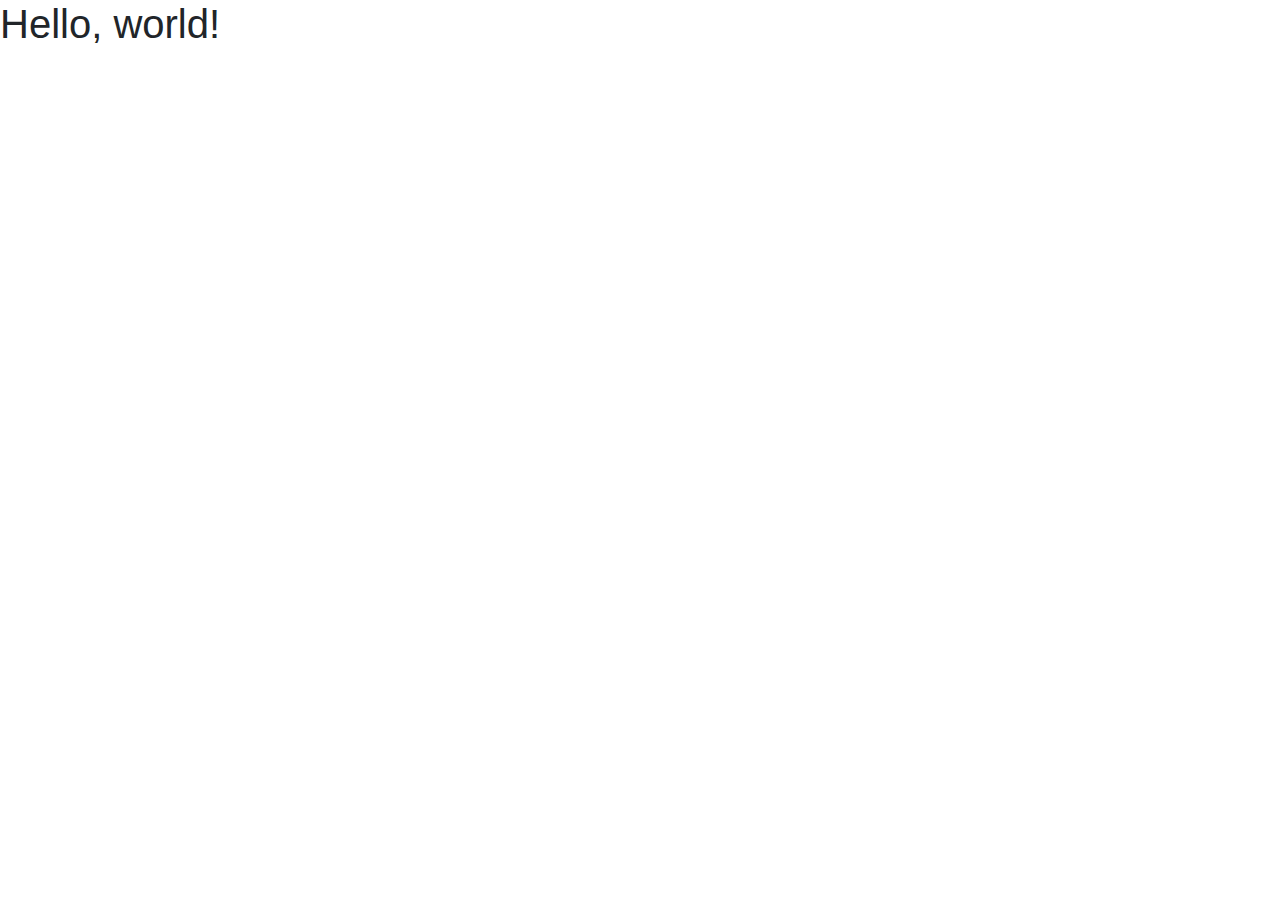
<file: Bootstrap-installation/index.html>
<!doctype html>
<html lang="en">
  <head>
    <!-- Required meta tags -->
    <meta charset="utf-8">
    <meta name="viewport" content="width=device-width, initial-scale=1, shrink-to-fit=no">

    <!-- Bootstrap CSS -->
    <link rel="stylesheet" href="https://maxcdn.bootstrapcdn.com/bootstrap/4.0.0/css/bootstrap.min.css" integrity="sha384-Gn5384xqQ1aoWXA+058RXPxPg6fy4IWvTNh0E263XmFcJlSAwiGgFAW/dAiS6JXm" crossorigin="anonymous">

    <title>Hello, world!</title>
  </head>
  <body>
    <h1>Hello, world!</h1>

    <!-- Optional JavaScript -->
    <!-- jQuery first, then Popper.js, then Bootstrap JS -->
    <script src="https://code.jquery.com/jquery-3.2.1.slim.min.js" integrity="sha384-KJ3o2DKtIkvYIK3UENzmM7KCkRr/rE9/Qpg6aAZGJwFDMVNA/GpGFF93hXpG5KkN" crossorigin="anonymous"></script>
    <script src="https://cdnjs.cloudflare.com/ajax/libs/popper.js/1.12.9/umd/popper.min.js" integrity="sha384-ApNbgh9B+Y1QKtv3Rn7W3mgPxhU9K/ScQsAP7hUibX39j7fakFPskvXusvfa0b4Q" crossorigin="anonymous"></script>
    <script src="https://maxcdn.bootstrapcdn.com/bootstrap/4.0.0/js/bootstrap.min.js" integrity="sha384-JZR6Spejh4U02d8jOt6vLEHfe/JQGiRRSQQxSfFWpi1MquVdAyjUar5+76PVCmYl" crossorigin="anonymous"></script>
  </body>
</html>
</file>
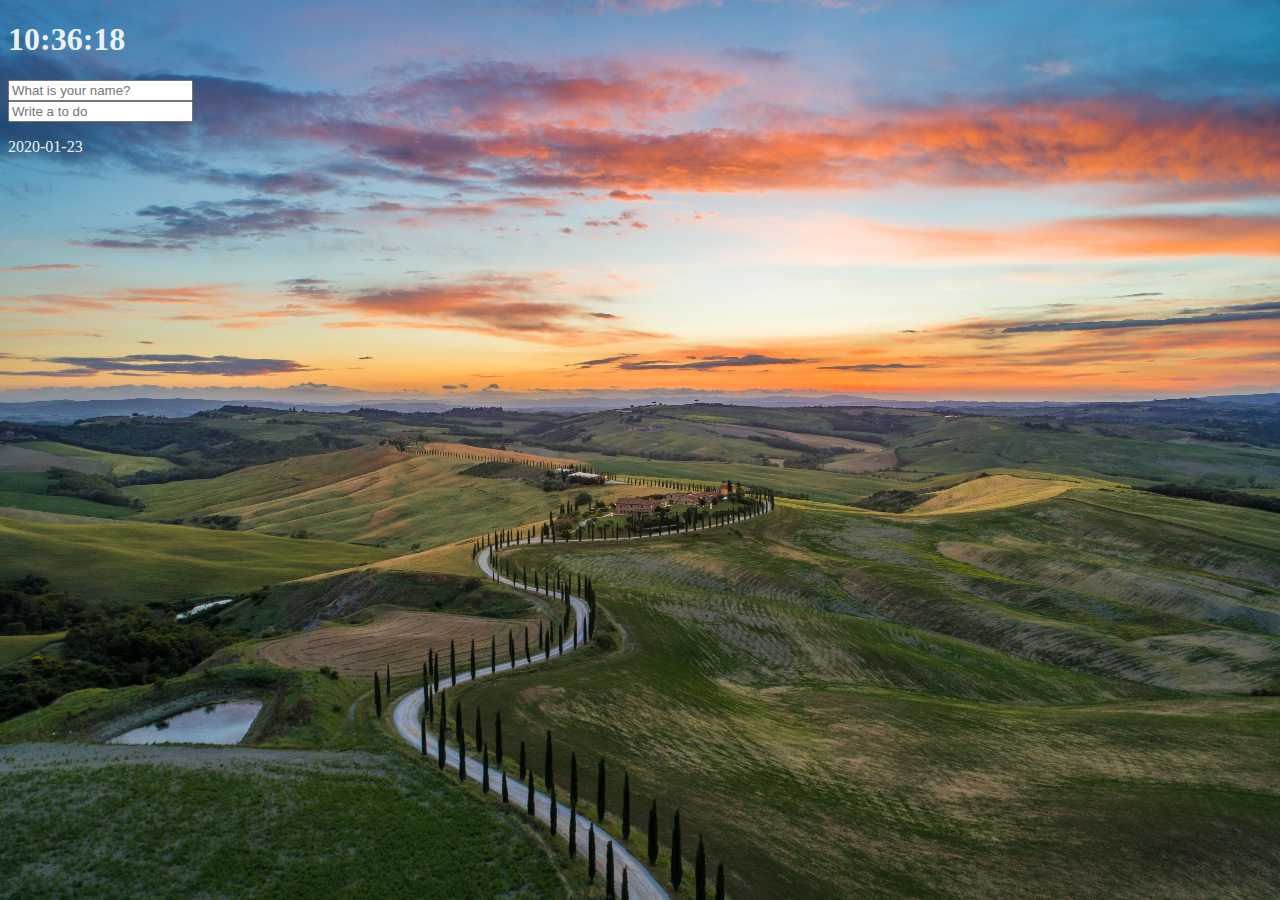
<file: Chrome-App/index.html>
<!DOCTYPE html>
<html>


<head>
    <title>SomeThing</title>
    <meta charset="utf-8" />
    <link rel="stylesheet" href="index.css" />
</head>

<body>
    <div class="js-clock">
        <h1>00:00</h1>
    </div>
    <form class="js-form form">
        <input type="text" placeholder="What is your name?" />
    </form>
    <h4 class="js-greetings greetings"></h4>
    <form class="js-toDoForm">
        <input type="text" placeholder="Write a to do" />
    </form>
    <ul class="js-toDoList">
    </ul>
    <p>2020-01-23</p>
    <spanc class="js-weather"></spanc>
    <script src="clock.js"></script>
    <script src="gretting.js"></script>
    <script src="todo.js"></script>
    <script src="bg.js"></script>
    <script src="weather.js"></script>
</body>

</html>
</file>
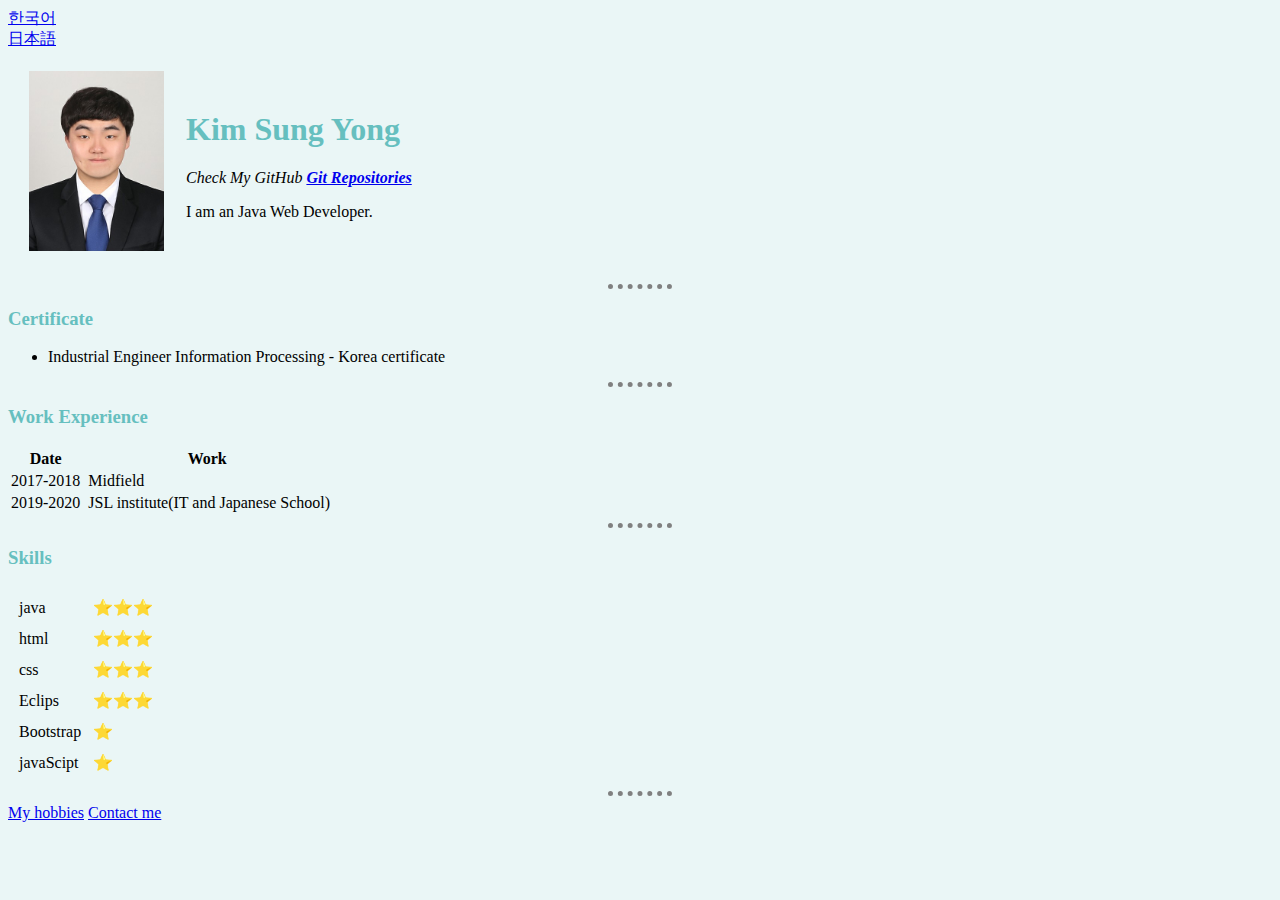
<file: CSS - Parsonal Site/index.html>
<!DOCTYPE html>
<html lang="en" dir="ltr">

<head>
  <meta charset="utf-8">
  <title> Yong's Personal Site</title>
<link rel="stylesheet" href="css/styles.css">
<link rel="icon" href="images/favicon.ico">
</head>

<body>
  <a href="korean/index.html">한국어</a><br/>
  <a href="japanese/index.html">日本語</a>
  <table cellspacing="20">
    <tr>
      <td><img src="images/김성용.jpg" alt="Nba winner in 2020"></td>
      <td>
        <h1>Kim Sung Yong</h1>
        <p><em>Check My GitHub <strong><a href="https://github.com/ddd5733?tab=repositories">Git Repositories</a></strong></em></p>
        <p>I am an Java Web Developer.</p>
      </td>
    </tr>
  </table>
  <hr>
  <h3>Certificate</h3>
  <ul>
    <li>Industrial Engineer Information Processing - Korea certificate</li>
  </ul>
  <hr>

  <h3> Work Experience</h3>
  <table>
    <thead>
      <tr>
        <th>Date</th>
        <th>Work</th>
      </tr>
    </thead>
    <tbody>
      <tr>
        <td>2017-2018</td>
        <td>&nbsp;Midfield</td>
      </tr>
      <tr>
        <td>2019-2020</td>
        <td>&nbsp;JSL institute(IT and Japanese School)</td>
      </tr>
    </tbody>
  </table>
  <hr>
  <h3>Skills</h3>
  <table cellspacing="10">
    <tr>
      <td>java</td>
      <td>⭐⭐⭐</td>
    </tr>
    <tr>
      <td>html</td>
      <td>⭐⭐⭐</td>
    </tr>
    <tr>
      <td>css</td>
      <td>⭐⭐⭐</td>
    </tr>
    <tr>
      <td>Eclips</td>
      <td>⭐⭐⭐</td>
    </tr>
    <tr>
      <td>Bootstrap</td>
      <td>⭐</td>
    </tr>
    <tr>
      <td>javaScipt</td>
      <td>⭐</td>
    </tr>
  </table>
  <hr>

  <a href="hobbies.html">My hobbies</a>
  <a href="contact-me.html">Contact me</a>

</body>

</html>
</file>
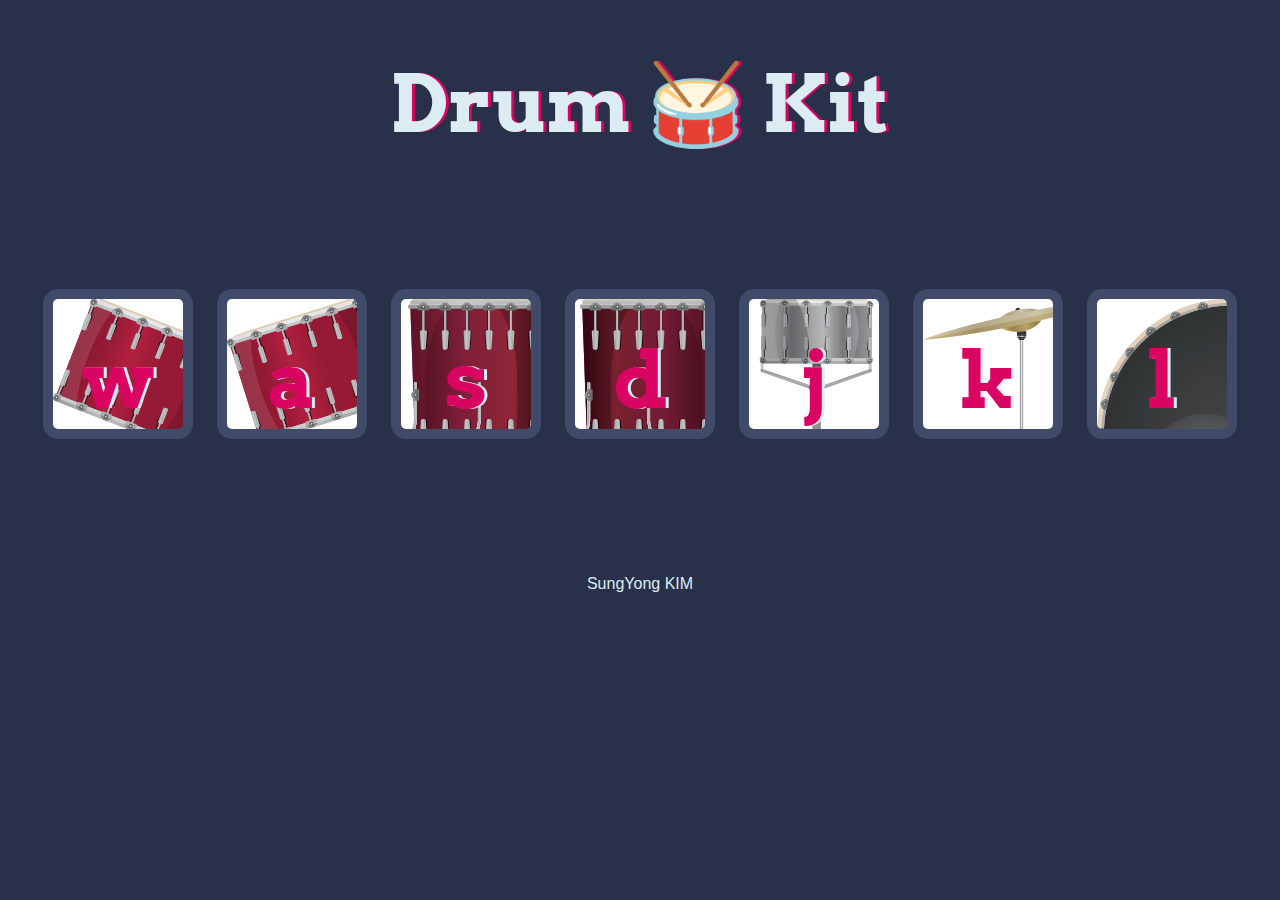
<file: Drum Kit/index.html>
<!DOCTYPE html>
<html lang="en" dir="ltr">

<head>
  <meta charset="utf-8">
  <title>Drum Kit</title>
  <link rel="stylesheet" href="styles.css">
  <link href="https://fonts.googleapis.com/css?family=Arvo" rel="stylesheet">
</head>

<body>

  <h1 id="title">Drum 🥁 Kit</h1>
  <div class="set">
    <button class="w drum">w</button>
    <button class="a drum">a</button>
    <button class="s drum">s</button>
    <button class="d drum">d</button>
    <button class="j drum">j</button>
    <button class="k drum">k</button>
    <button class="l drum">l</button>
  </div>


  <script src="index.js" charset="utf-8"></script>
</body>

  <footer>
    SungYong KIM
  </footer>
</html>
</file>
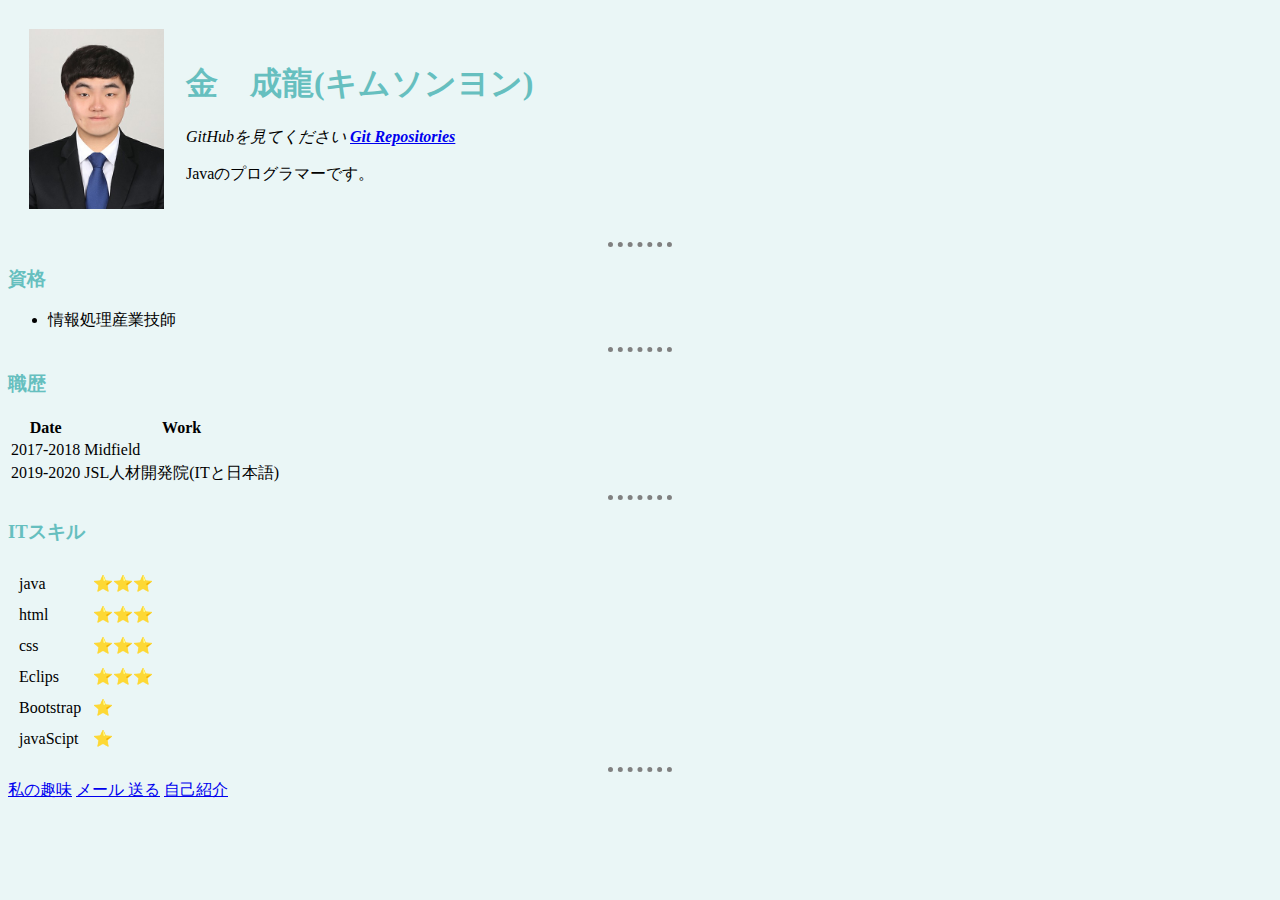
<file: CSS - Parsonal Site/japanese/index.html>
<!DOCTYPE html>
<html lang="en" dir="ltr">

<head>
  <meta charset="utf-8">
  <title> 履歴書</title>
<link rel="stylesheet" href="css/styles.css">
<link rel="icon" href="images/favicon.ico">
</head>

<body>
  <table cellspacing="20">
    <tr>
      <td><img src="images/김성용.jpg" alt="Nba winner in 2020"></td>
      <td>
        <h1>金　成龍(キムソンヨン)</h1>
        <p><em>GitHubを見てください <strong><a href="https://github.com/ddd5733?tab=repositories">Git Repositories</a></strong></em></p>
        <p>Javaのプログラマーです。</p>
      </td>
    </tr>
  </table>
  <hr>
  <h3>資格</h3>
  <ul>
    <li>情報処理産業技師</li>
  </ul>
  <hr>

  <h3>職歴</h3>
  <table>
    <thead>
      <tr>
        <th>Date</th>
        <th>Work</th>
      </tr>
    </thead>
    <tbody>
      <tr>
        <td>2017-2018</td>
        <td>Midfield</td>
      </tr>
      <tr>
        <td>2019-2020</td>
        <td>JSL人材開発院(ITと日本語)</td>
      </tr>
    </tbody>
  </table>
  <hr>
  <h3>ITスキル</h3>
  <table cellspacing="10">
    <tr>
      <td>java</td>
      <td>⭐⭐⭐</td>
    </tr>
    <tr>
      <td>html</td>
      <td>⭐⭐⭐</td>
    </tr>
    <tr>
      <td>css</td>
      <td>⭐⭐⭐</td>
    </tr>
    <tr>
      <td>Eclips</td>
      <td>⭐⭐⭐</td>
    </tr>
    <tr>
      <td>Bootstrap</td>
      <td>⭐</td>
    </tr>
    <tr>
      <td>javaScipt</td>
      <td>⭐</td>
    </tr>
    </table>
    <hr>

  <a href="hobbies.html">私の趣味</a>
  <a href="contact-me.html">メール 送る</a>
  <a href="intro.html">自己紹介</a>
</body>

</html>
</file>
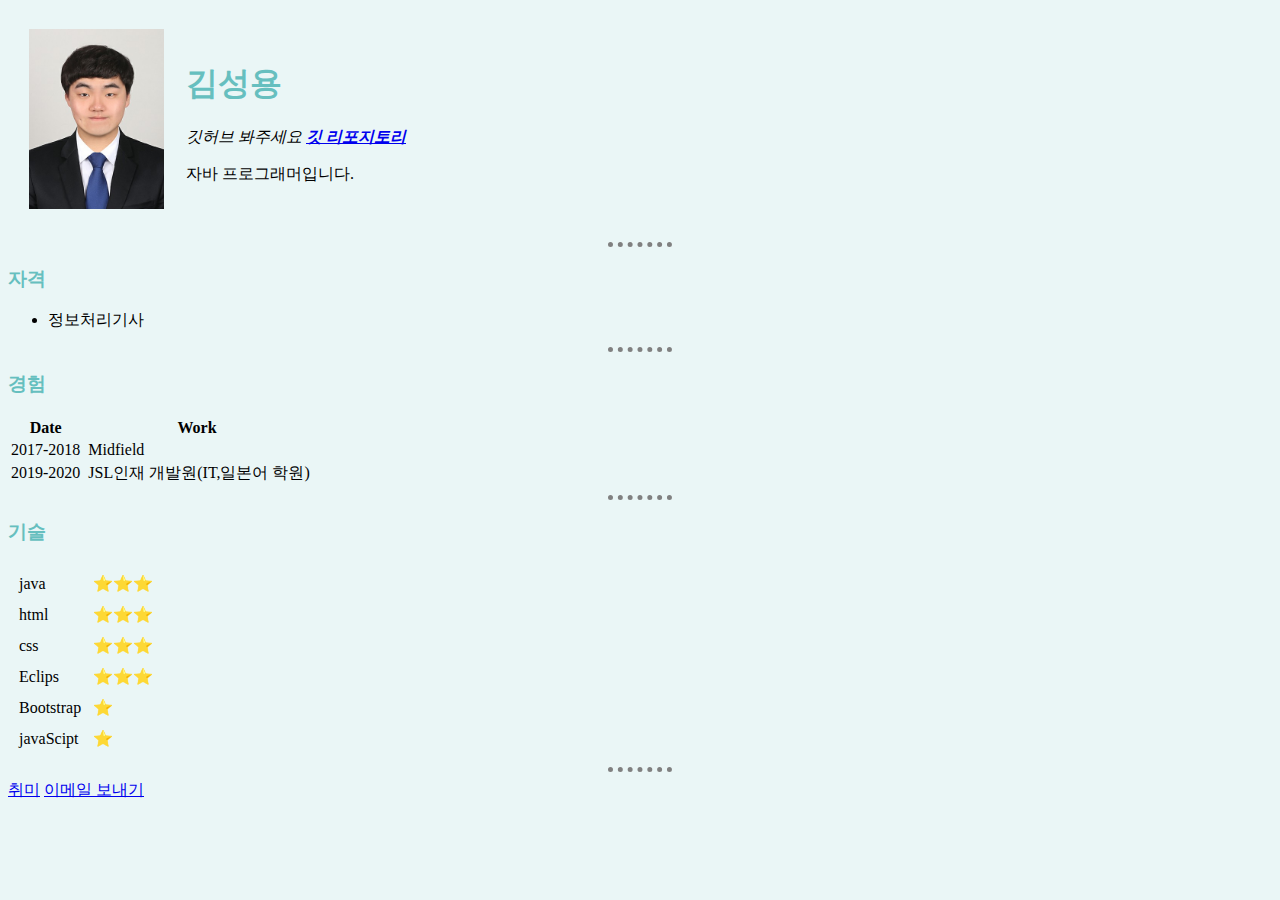
<file: CSS - Parsonal Site/korean/index.html>
<!DOCTYPE html>
<html lang="en" dir="ltr">

<head>
  <meta charset="utf-8">
  <title>이력서</title>
<link rel="stylesheet" href="css/styles.css">
<link rel="icon" href="images/favicon.ico">
</head>

<body>
  <table cellspacing="20">
    <tr>
      <td><img src="images/김성용.jpg" alt="Nba winner in 2020"></td>
      <td>
        <h1>김성용</h1>
        <p><em>깃허브 봐주세요 <strong><a href="https://github.com/ddd5733?tab=repositories">깃 리포지토리</a></strong></em></p>
        <p>자바 프로그래머입니다.</p>
      </td>
    </tr>
  </table>
  <hr>
  <h3>자격</h3>
  <ul>
    <li>정보처리기사</li>
  </ul>
  <hr>

  <h3>경험</h3>
  <table>
    <thead>
      <tr>
        <th>Date</th>
        <th>Work</th>
      </tr>
    </thead>
    <tbody>
      <tr>
        <td>2017-2018</td>
        <td>&nbsp;Midfield</td>
      </tr>
      <tr>
        <td>2019-2020</td>
        <td>&nbsp;JSL인재 개발원(IT,일본어 학원)</td>
      </tr>
    </tbody>
  </table>
  <hr>
  <h3>기술</h3>
  <table cellspacing="10">
    <tr>
      <td>java</td>
      <td>⭐⭐⭐</td>
    </tr>
    <tr>
      <td>html</td>
      <td>⭐⭐⭐</td>
    </tr>
    <tr>
      <td>css</td>
      <td>⭐⭐⭐</td>
    </tr>
    <tr>
      <td>Eclips</td>
      <td>⭐⭐⭐</td>
    </tr>
    <tr>
      <td>Bootstrap</td>
      <td>⭐</td>
    </tr>
    <tr>
      <td>javaScipt</td>
      <td>⭐</td>
    </tr>
  </table>
  <hr>

  <a href="hobbies.html">취미</a>
  <a href="contact-me.html">이메일 보내기</a>
</body>

</html>
</file>
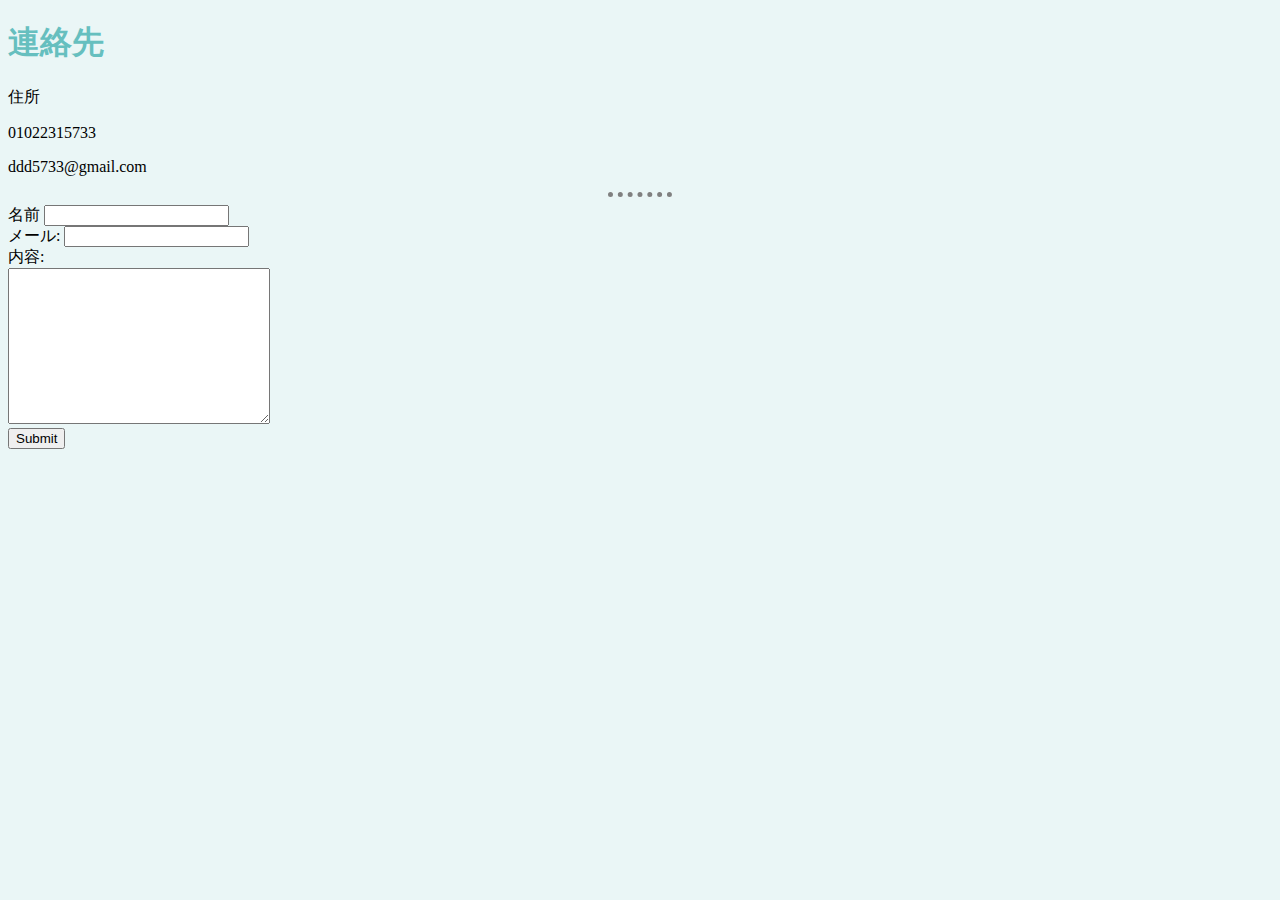
<file: CSS - Parsonal Site/contact-me.html>
<!DOCTYPE html>
<html lang="en" dir="ltr">

<head>
  <meta charset="utf-8">
  <title>連絡をお待ちしております。</title>
  <link rel="stylesheet" href="css/styles.css">
</head>

<body>
  <h1>連絡先</h1>
  <p>住所</p>
  <p>01022315733</p>
  <p>ddd5733@gmail.com</p>
  <hr>
  <form class="" action="mailto:ddd5733@gmail.com" method="post" post enctype="text/plain">
    <label>名前</label>
    <input type="text" name="yourName" value=""><br>
    <label>メール:</label>
    <input type="email" name="yourEmail" value=""><br>
    <label>内容:</label><br>
    <textarea name="yourMessage" rows="10" cols="30"></textarea><br>
    <input type="submit" name="">
  </form>
</body>

</html>
</file>
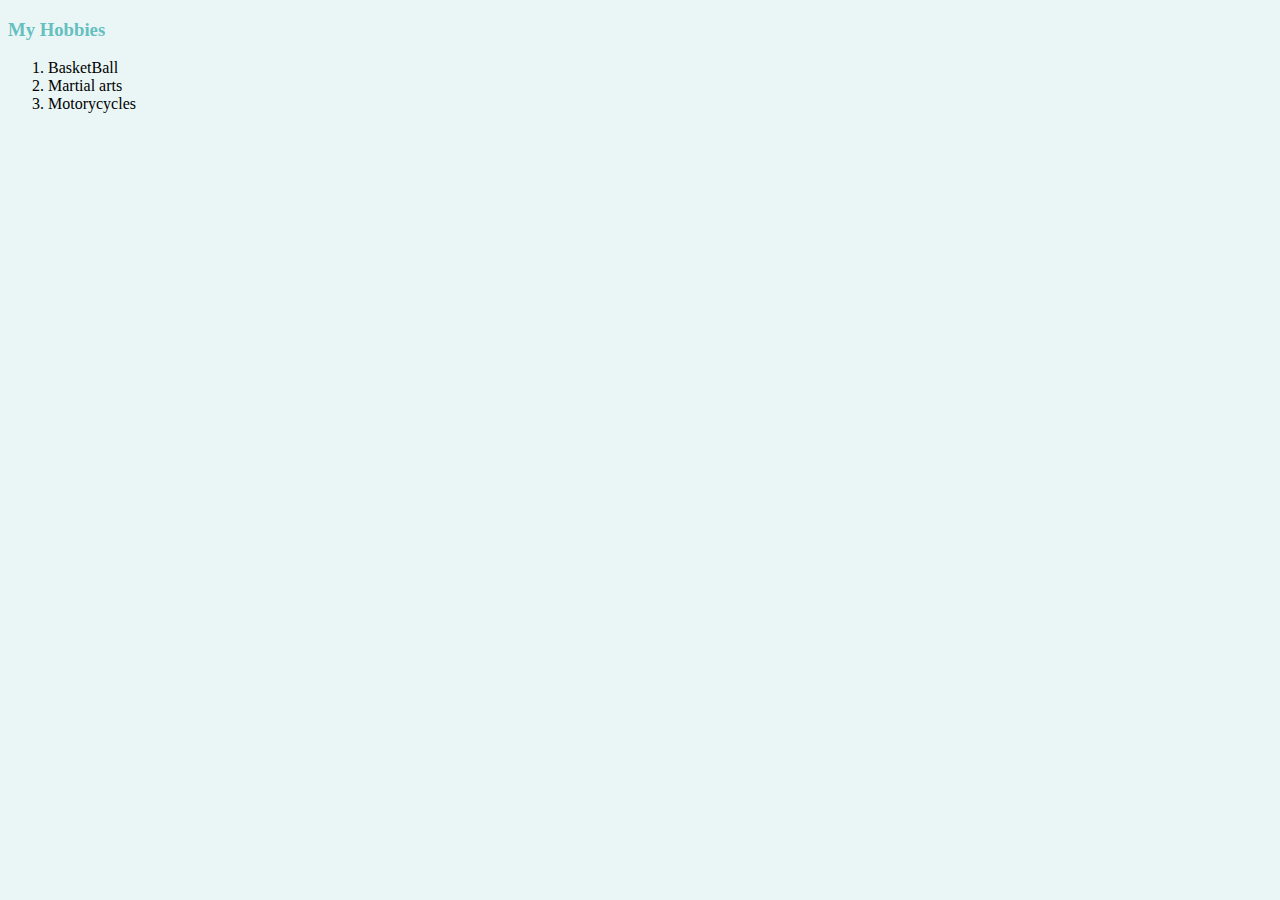
<file: CSS - Parsonal Site/hobbies.html>
<!DOCTYPE html>
<html lang="en" dir="ltr">
  <head>
    <meta charset="utf-8">
    <title>My Hobbies</title>
    <link rel="stylesheet" href="css/styles.css">
  </head>
  <body>
    <h3>My Hobbies</h3>
   <ol>
      <li><a href="https://www.youtube.com/watch?v=YeeDMFF9WUk"></a>BasketBall</li>
      <li>Martial arts</li>
      <li>Motorycycles</li>
   </ol>
  </body>
</html>
</file>
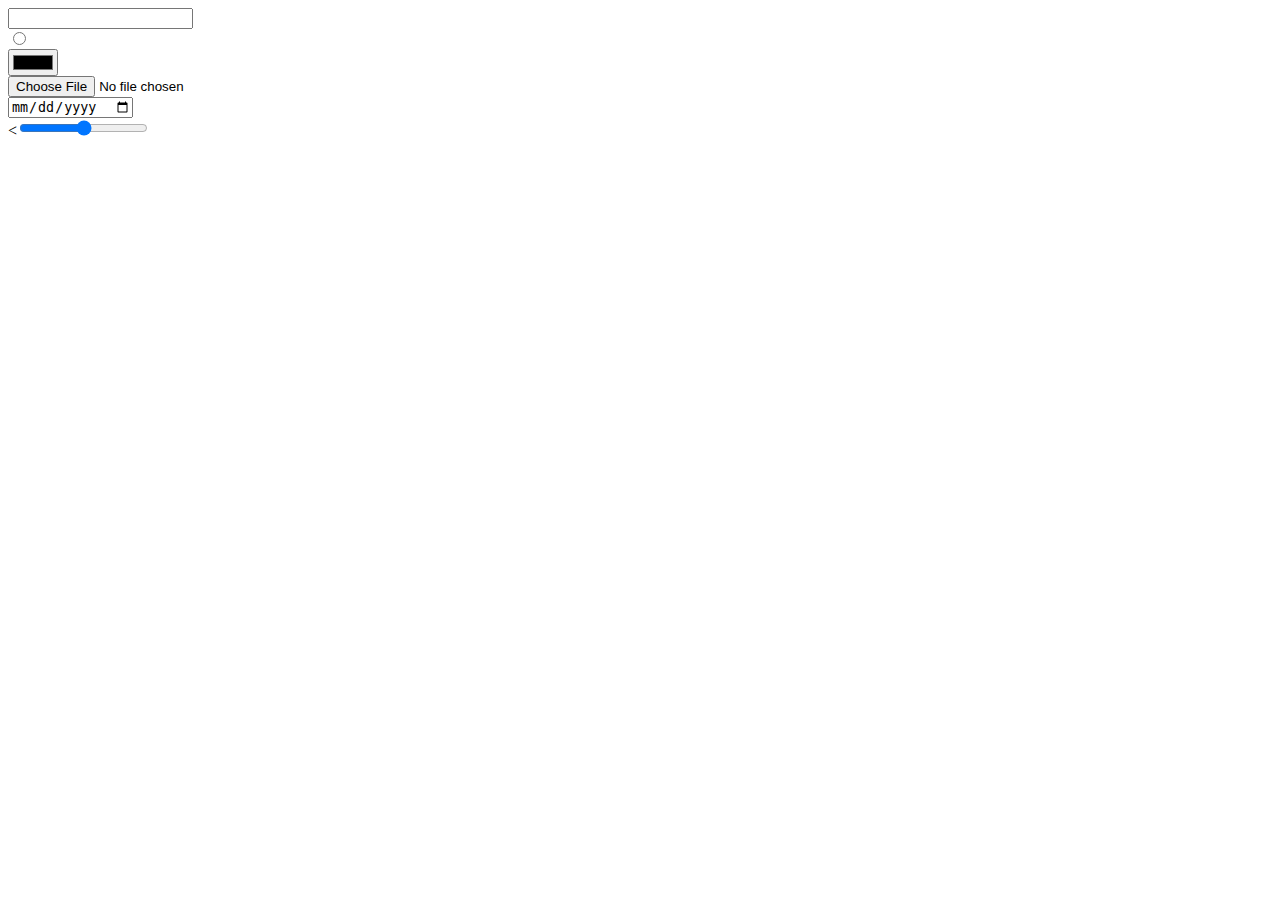
<file: CSS - Parsonal Site/inut.html>
<!DOCTYPE html>
<html lang="en" dir="ltr">
  <head>
    <meta charset="utf-8">
    <title></title>
  </head>
  <body>
    <form>
      <input type="text" name="" value=""><br>
      <input type="radio" name="" value=""><br>
      <input type="color" name="" value=""><br>
      <input type="file" name="" value=""><br>
      <input type="date" name="" value=""><br>
      <<input type="range" name="" value="">
    </form>
  </body>
</html>
</file>
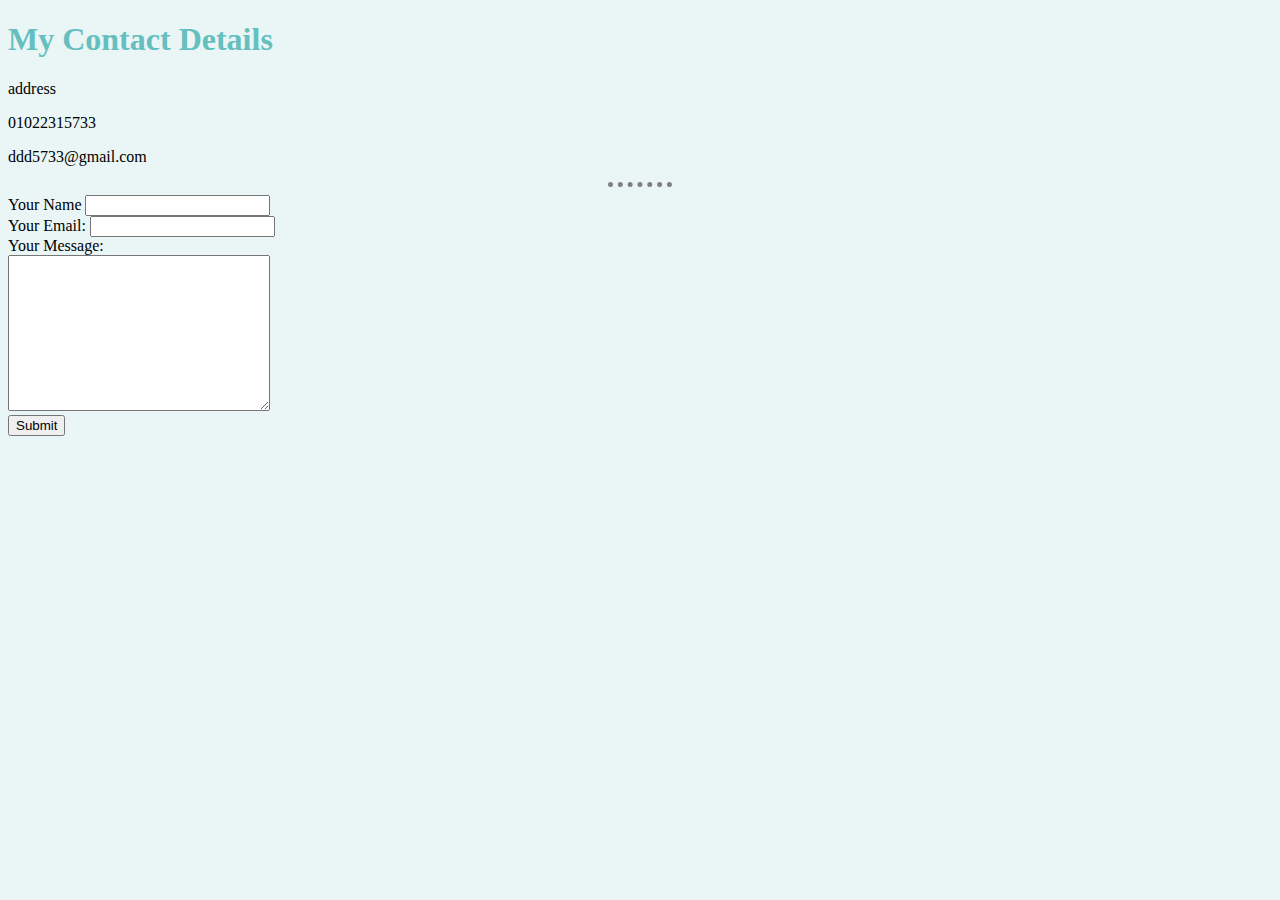
<file: CSS - Parsonal Site/japanese/contact-me.html>
<!DOCTYPE html>
<html lang="en" dir="ltr">

<head>
  <meta charset="utf-8">
  <title>Contact Me</title>
  <link rel="stylesheet" href="css/styles.css">
</head>

<body>
  <h1>My Contact Details</h1>
  <p>address</p>
  <p>01022315733</p>
  <p>ddd5733@gmail.com</p>
  <hr>
  <form class="" action="mailto:ddd5733@gmail.com" method="post" post enctype="text/plain">
    <label>Your Name</label>
    <input type="text" name="yourName" value=""><br>
    <label>Your Email:</label>
    <input type="email" name="yourEmail" value=""><br>
    <label>Your Message:</label><br>
    <textarea name="yourMessage" rows="10" cols="30"></textarea><br>
    <input type="submit" name="">
  </form>
</body>

</html>
</file>
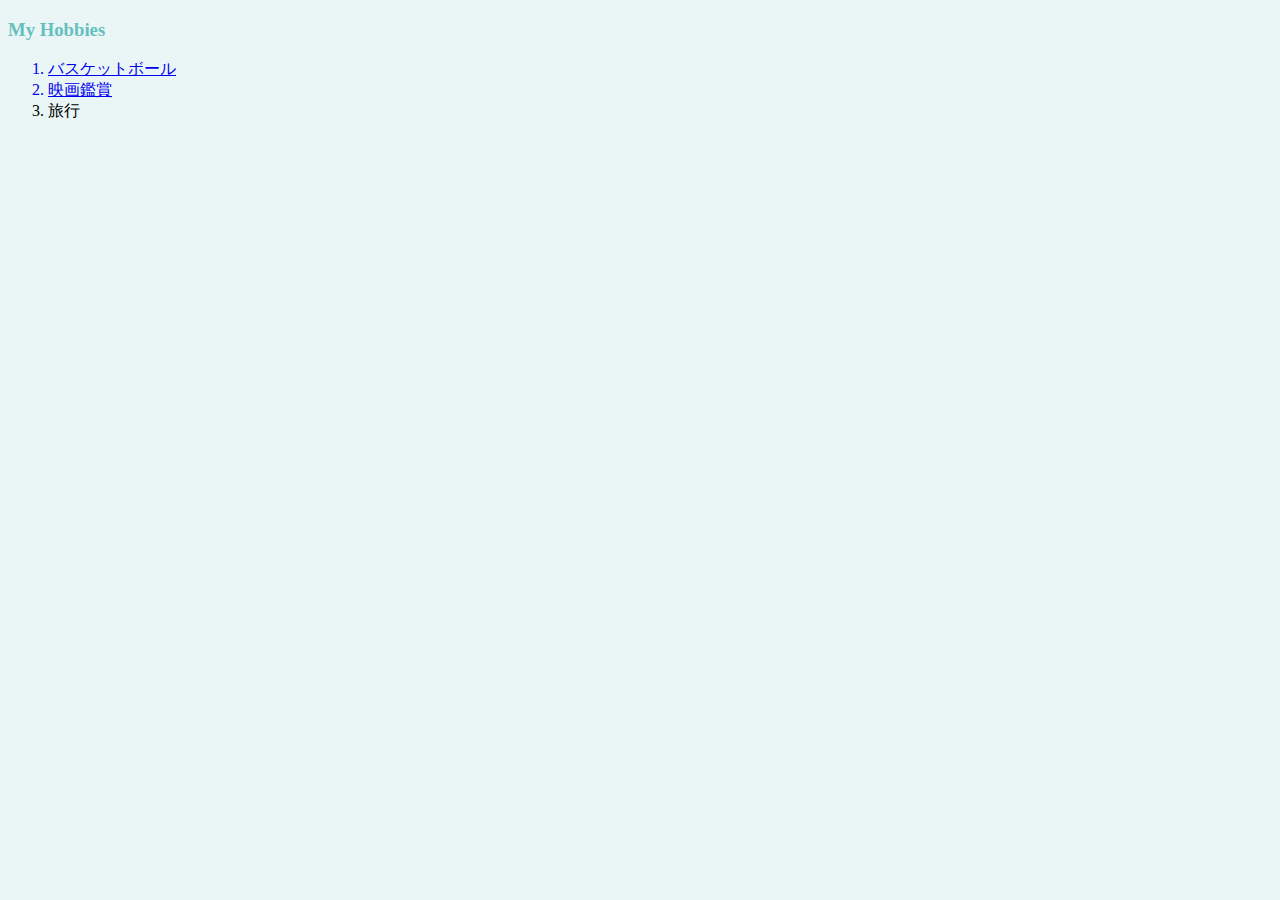
<file: CSS - Parsonal Site/japanese/hobbies.html>
<!DOCTYPE html>
<html lang="en" dir="ltr">
  <head>
    <meta charset="utf-8">
    <title>My Hobbies</title>
    <link rel="stylesheet" href="css/styles.css">
  </head>
  <body>
    <h3>My Hobbies</h3>
   <ol>
      <a href="https://www.youtube.com/watch?v=YeeDMFF9WUk"><li>バスケットボール</li></a>
      <a href="https://watcha.com/ko-KR/users/6ADvG2o3KqzZl/contents/movies"><li>映画鑑賞</li></a>
      <li>旅行</li>
   </ol>
  </body>
</html>
</file>
<file: Chrome-App/index.css>
body {
    background-color: #3498db;
}

.btn {
    cursor: pointer;
}

body {
    color: #ecf0f1;
}

.clicked {
    color: #27ae60;
}

.form,
.greetings {
    display: none;
}

.showing {
    display: block;
}

@keyframes fadeIn {
    from {
        opacity: 0;
    }
    to {
        opacity: 1;
    }
}

.bgImage {
    position: absolute;
    top: 0;
    left: 0;
    width: 100%;
    height: 100%;
    z-index: -1;
    animation: fadeIn 0.5s linear;
}
</file>
<file: CSS - Parsonal Site/css/styles.css>
body {
    background-color: #EAF6F6;
  }

  hr {
    border-style: none;
    border-top: dotted;
    border-color: grey;
    border-width: 5px;
    width: 5%;
  }

  img {
    height: 180px;
  }
  h1,h3 {
    color: #66bfbf;
  }
</file>
<file: Drum Kit/styles.css>
body {
  text-align: center;
  background-color: #283149;
}

h1 {
  font-size: 5rem;
  color: #DBEDF3;
  font-family: "Arvo", cursive;
  text-shadow: 3px 0 #DA0463;

}

footer {
  color: #DBEDF3;
  font-family: sans-serif;
}

.w {
  background-image: url("images/tom1.png");
}

.a {
  background-image: url("images/tom2.png");
}

.s {
  background-image: url("images/tom3.png");
}

.d {
  background-image: url("images/tom4.png");
}

.j {
  background-image: url("images/snare.png");
}
.k {
   background-image: url("images/crash.png");
}

.l {
  background-image: url("images/kick.png");
}

.set {
  margin: 10% auto;
}

.game-over {
  background-color: red;
  opacity: 0.8;
}

.pressed {
  box-shadow: 0 3px 4px 0 #DBEDF3;
  opacity: 0.5;
}

.red {
  color: red;
}

.drum {
  outline: none;
  border: 10px solid #404B69;
  font-size: 5rem;
  font-family: 'Arvo', cursive;
  line-height: 2;
  font-weight: 900;
  color: #DA0463;
  text-shadow: 3px 0 #DBEDF3;
  border-radius: 15px;
  display: inline-block;
  width: 150px;
  height: 150px;
  text-align: center;
  margin: 10px;
  background-color: white;
}
</file>
<file: CSS - Parsonal Site/japanese/css/styles.css>
body {
    background-color: #EAF6F6;
  }

  hr {
    border-style: none;
    border-top: dotted;
    border-color: grey;
    border-width: 5px;
    width: 5%;
  }

  img {
    height: 180px;
  }
  h1,h3 {
    color: #66bfbf;
  }
</file>
<file: CSS - Parsonal Site/korean/css/styles.css>
body {
    background-color: #EAF6F6;
  }

  hr {
    border-style: none;
    border-top: dotted;
    border-color: grey;
    border-width: 5px;
    width: 5%;
  }

  img {
    height: 180px;
  }
  h1,h3 {
    color: #66bfbf;
  }
</file>
